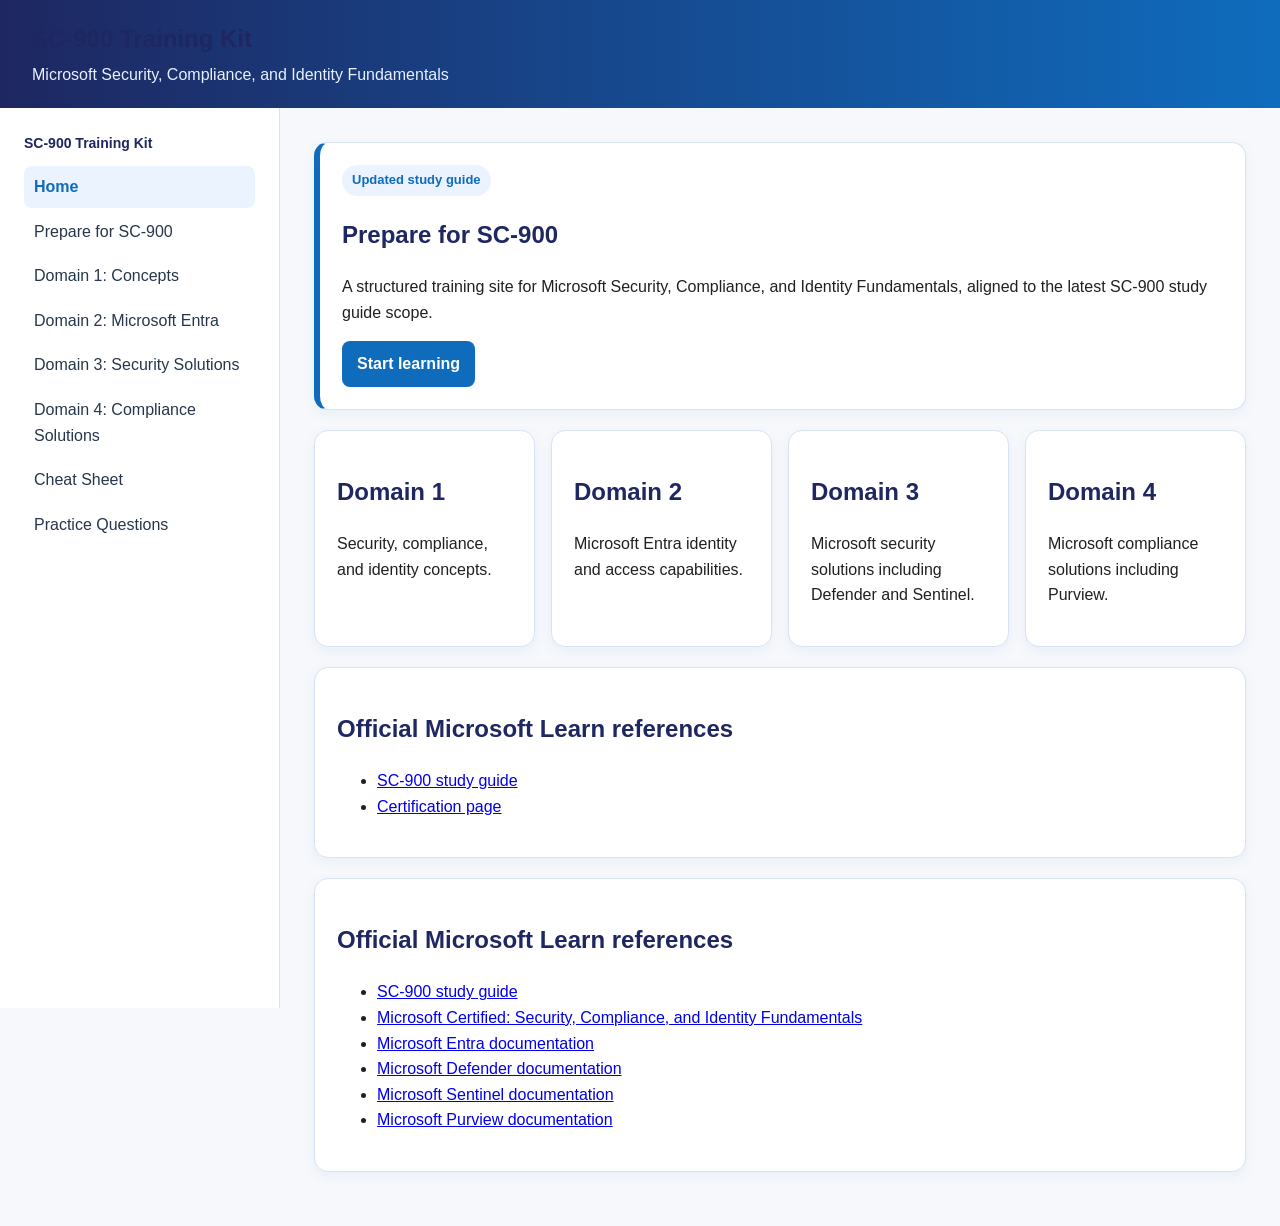
<file: index.html>
<!doctype html><html lang="en"><head><meta charset="utf-8"><meta name="viewport" content="width=device-width,initial-scale=1"><title>SC-900 Training Home</title><link rel="stylesheet" href="assets/css/style.css"></head><body><header class="topbar"><h1>SC-900 Training Kit</h1><p>Microsoft Security, Compliance, and Identity Fundamentals</p></header><div class="layout"><aside class="sidebar"><h2>SC-900 Training Kit</h2><a href="index.html">Home</a><a href="01-overview.html">Prepare for SC-900</a><a href="02-domain-1.html">Domain 1: Concepts</a><a href="03-domain-2.html">Domain 2: Microsoft Entra</a><a href="04-domain-3.html">Domain 3: Security Solutions</a><a href="05-domain-4.html">Domain 4: Compliance Solutions</a><a href="06-cheat-sheet.html">Cheat Sheet</a><a href="07-practice.html">Practice Questions</a></aside><main class="content"><section class="hero"><span class="badge">Updated study guide</span><h1>Prepare for SC-900</h1><p>A structured training site for Microsoft Security, Compliance, and Identity Fundamentals, aligned to the latest SC-900 study guide scope.</p><a class="btn" href="01-overview.html">Start learning</a></section><section class="grid"><div class="card"><h2>Domain 1</h2><p>Security, compliance, and identity concepts.</p></div><div class="card"><h2>Domain 2</h2><p>Microsoft Entra identity and access capabilities.</p></div><div class="card"><h2>Domain 3</h2><p>Microsoft security solutions including Defender and Sentinel.</p></div><div class="card"><h2>Domain 4</h2><p>Microsoft compliance solutions including Purview.</p></div></section><section class="card"><h2>Official Microsoft Learn references</h2><ul><li><a href="https://learn.microsoft.com/en-us/credentials/certifications/resources/study-guides/sc-900" target="_blank" rel="noopener">SC-900 study guide</a></li><li><a href="https://learn.microsoft.com/en-us/credentials/certifications/security-compliance-and-identity-fundamentals/" target="_blank" rel="noopener">Certification page</a></li></ul></section><section class="card"><h2>Official Microsoft Learn references</h2><ul><li><a href="https://learn.microsoft.com/en-us/credentials/certifications/resources/study-guides/sc-900" target="_blank" rel="noopener">SC-900 study guide</a></li><li><a href="https://learn.microsoft.com/en-us/credentials/certifications/security-compliance-and-identity-fundamentals/" target="_blank" rel="noopener">Microsoft Certified: Security, Compliance, and Identity Fundamentals</a></li><li><a href="https://learn.microsoft.com/en-us/entra/" target="_blank" rel="noopener">Microsoft Entra documentation</a></li><li><a href="https://learn.microsoft.com/en-us/defender/" target="_blank" rel="noopener">Microsoft Defender documentation</a></li><li><a href="https://learn.microsoft.com/en-us/azure/sentinel/" target="_blank" rel="noopener">Microsoft Sentinel documentation</a></li><li><a href="https://learn.microsoft.com/en-us/purview/" target="_blank" rel="noopener">Microsoft Purview documentation</a></li></ul></section></main></div><script src="assets/js/main.js"></script></body></html>
</file>
<file: assets/css/style.css>
:root{--navy:#1e2761;--blue:#0f6cbd;--light:#f3f7fb;--line:#d9e2f3;--text:#202020;--muted:#5f6368}*{box-sizing:border-box}body{margin:0;font-family:'Segoe UI',Arial,sans-serif;background:#f6f8fb;color:var(--text);line-height:1.6}.topbar{background:linear-gradient(90deg,var(--navy),var(--blue));color:#fff;padding:20px 32px}.topbar h1{margin:0;font-size:24px}.topbar p{margin:4px 0 0;color:#e8f1ff}.layout{display:grid;grid-template-columns:280px 1fr;min-height:calc(100vh - 92px)}.sidebar{background:#fff;border-right:1px solid var(--line);padding:24px;position:sticky;top:0;height:100vh}.sidebar h2{font-size:14px;color:var(--navy);margin-top:0}.sidebar a{display:block;padding:8px 10px;border-radius:8px;color:#27364a;text-decoration:none;margin:3px 0}.sidebar a:hover,.sidebar a.active{background:#eaf3ff;color:var(--blue);font-weight:600}.content{padding:34px;max-width:1040px}.hero,.card,.tip,.check{background:#fff;border:1px solid var(--line);border-radius:14px;padding:22px;margin-bottom:20px;box-shadow:0 4px 14px rgba(15,108,189,.06)}.hero{border-left:6px solid var(--blue)}h1,h2,h3{color:var(--navy)}.grid{display:grid;grid-template-columns:repeat(auto-fit,minmax(220px,1fr));gap:16px}.badge{display:inline-block;background:#eaf3ff;color:var(--blue);padding:5px 10px;border-radius:20px;font-size:13px;font-weight:600}.btn{display:inline-block;background:var(--blue);color:#fff;text-decoration:none;padding:10px 15px;border-radius:8px;font-weight:600}.btn.secondary{background:var(--navy)}table{width:100%;border-collapse:collapse;background:#fff;margin:16px 0}th{background:var(--navy);color:#fff;text-align:left}th,td{border:1px solid var(--line);padding:10px;vertical-align:top}.tip{border-left:6px solid #107c10}.check{border-left:6px solid #ffb900}.navfooter{display:flex;justify-content:space-between;margin-top:28px}.muted{color:var(--muted)}code{background:#eef3f8;padding:2px 5px;border-radius:4px}@media(max-width:860px){.layout{grid-template-columns:1fr}.sidebar{position:relative;height:auto}.content{padding:22px}}
</file>
